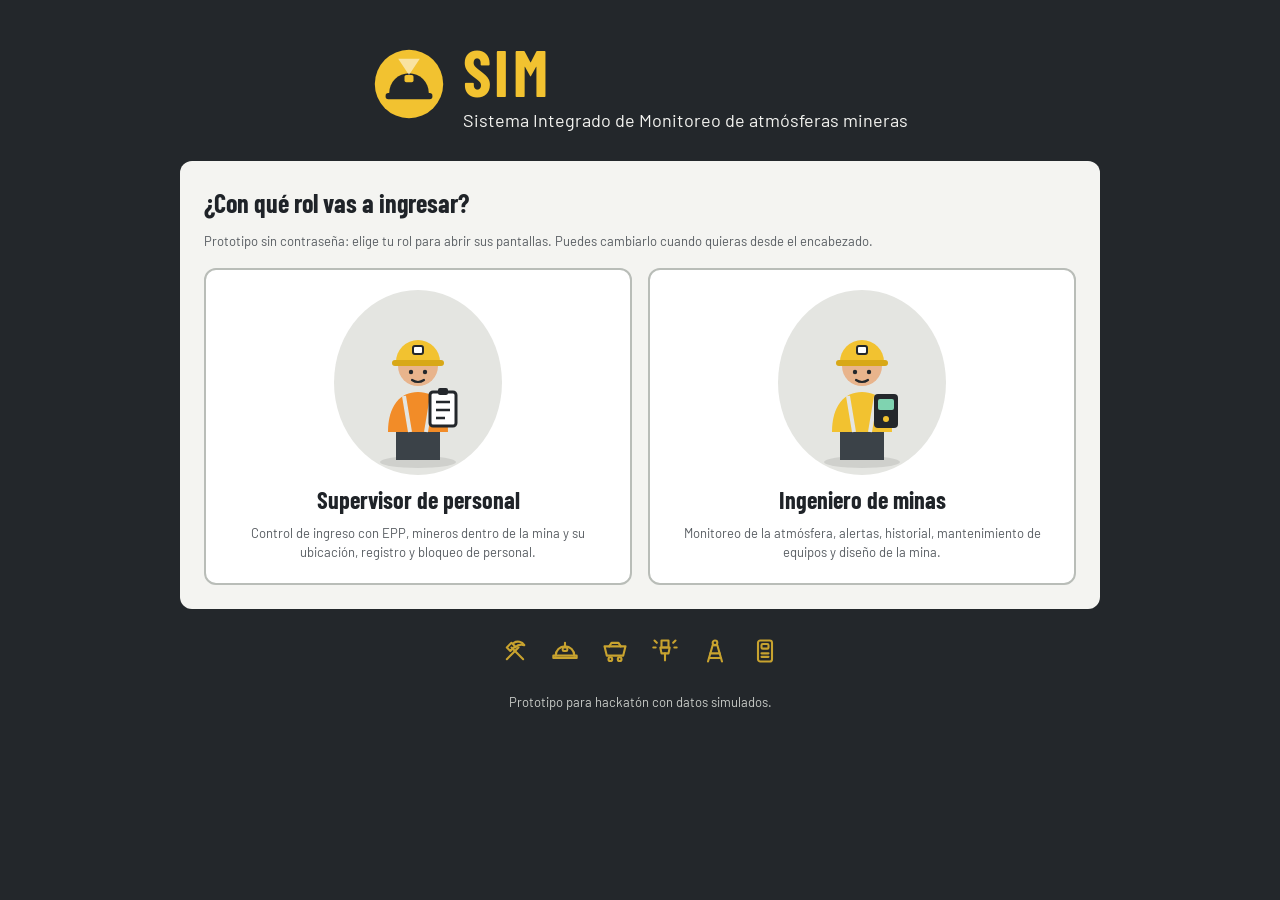
<file: index.html>
<!doctype html>
<html lang="es">
<head>
  <meta charset="utf-8">
  <meta name="viewport" content="width=device-width, initial-scale=1">
  <meta name="theme-color" content="#23272B">
  <title>SIM: Sistema Integrado de Monitoreo</title>
  <link rel="icon" href="data:image/svg+xml,%3Csvg xmlns='http://www.w3.org/2000/svg' viewBox='0 0 40 40'%3E%3Ccircle cx='20' cy='20' r='19' fill='%23F2C230'/%3E%3Cpath d='M9 25a11 11 0 0 1 22 0z' fill='%2323272B'/%3E%3Crect x='7' y='25' width='26' height='3.5' rx='1.5' fill='%2323272B'/%3E%3C/svg%3E">
  <link rel="preconnect" href="https://fonts.googleapis.com">
  <link rel="preconnect" href="https://fonts.gstatic.com" crossorigin>
  <link href="https://fonts.googleapis.com/css2?family=Barlow:wght@400;500;600;700&family=Barlow+Condensed:wght@500;600;700&display=swap" rel="stylesheet">
  <link rel="stylesheet" href="css/estilos.css">
</head>
<body class="pagina-roles">
<main class="roles">
  <div class="roles-marca">
    <span id="logo-grande"></span>
    <div>
      <h1>SIM</h1>
      <p>Sistema Integrado de Monitoreo de atmósferas mineras</p>
    </div>
  </div>

  <section aria-labelledby="roles-t" class="roles-panel">
    <h2 id="roles-t">¿Con qué rol vas a ingresar?</h2>
    <p class="nota">Prototipo sin contraseña: elige tu rol para abrir sus pantallas. Puedes cambiarlo cuando quieras desde el encabezado.</p>
    <div class="tarjetas-rol">
      <button type="button" class="tarjeta-rol" data-rol="supervisor">
        <span class="figura" id="fig-supervisor"></span>
        <strong>Supervisor de personal</strong>
        <span class="nota">Control de ingreso con EPP, mineros dentro de la mina y su ubicación, registro y bloqueo de personal.</span>
      </button>
      <button type="button" class="tarjeta-rol" data-rol="ingeniero">
        <span class="figura" id="fig-ingeniero"></span>
        <strong>Ingeniero de minas</strong>
        <span class="nota">Monitoreo de la atmósfera, alertas, historial, mantenimiento de equipos y diseño de la mina.</span>
      </button>
    </div>
  </section>

  <div class="simbolos" aria-hidden="true">
    <span data-icono="pico" data-tam="28"></span>
    <span data-icono="casco" data-tam="28"></span>
    <span data-icono="vagoneta" data-tam="28"></span>
    <span data-icono="lampara" data-tam="28"></span>
    <span data-icono="castillete" data-tam="28"></span>
    <span data-icono="detector" data-tam="28"></span>
  </div>
  <p class="nota" style="text-align:center">Prototipo para hackatón con datos simulados.</p>
</main>

<script src="js/datos.js"></script>
<script src="js/iconos.js"></script>
<script src="js/rol.js"></script>
<script>
  (function () {
    const C = window.CANARIO;
    document.getElementById('logo-grande').innerHTML = C.logo(72);
    document.getElementById('fig-supervisor').innerHTML = C.figuraRol('supervisor');
    document.getElementById('fig-ingeniero').innerHTML = C.figuraRol('ingeniero');
    const actual = C.rol();
    document.querySelectorAll('.tarjeta-rol').forEach((b) => {
      if (b.dataset.rol === actual) b.classList.add('actual');
      b.addEventListener('click', () => {
        C.fijarRol(b.dataset.rol);
        location.href = C.ROLES[b.dataset.rol].inicio;
      });
    });
  })();
</script>
</body>
</html>
</file>
<file: css/estilos.css>
/*
 * SIM (Sistema Integrado de Monitoreo) - Estilos
 * Filosofía de interfaz industrial (ISA-101): lo normal en gris,
 * el color solo aparece cuando hay un problema.
 */
:root {
  --fondo: #E4E5E1;
  --panel: #F4F4F1;
  --blanco: #FFFFFF;
  --tinta: #1F2328;
  --grafito: #23272B;
  --suave: #575C61;
  --linea: #B9BDB8;
  --linea-suave: #D3D6D1;
  --gris-normal: #8A8F94;

  --precaucion: #F2C230;
  --precaucion-fondo: #FBEFC4;
  --precaucion-texto: #5E4600;
  --peligro: #C4291C;
  --peligro-fondo: #F7D9D5;
  --peligro-texto: #8E1A10;
  --evacuacion: #C4291C;
  --evacuacion-oscuro: #7A1209;
  --evacuacion-fondo: #F2C2BC;
  --falla: #4B4FB8;
  --falla-fondo: #E2E3F5;
  --falla-texto: #383B91;

  --fuente: 'Barlow', system-ui, sans-serif;
  --fuente-cifra: 'Barlow Condensed', 'Barlow', system-ui, sans-serif;
  --radio: 6px;
}

* { box-sizing: border-box; }
html { -webkit-text-size-adjust: 100%; }
body {
  margin: 0;
  background: var(--fondo);
  color: var(--tinta);
  font-family: var(--fuente);
  font-size: 15px;
  line-height: 1.4;
}
a { color: var(--tinta); }
a:hover { color: #000; }
:focus-visible { outline: 3px solid #1F6FEB; outline-offset: 2px; }
.cifra { font-family: var(--fuente-cifra); font-variant-numeric: tabular-nums; }
.oculto { position: absolute; width: 1px; height: 1px; overflow: hidden; clip: rect(0 0 0 0); white-space: nowrap; }

/* ---------- Encabezado ---------- */
.barra {
  background: var(--grafito);
  color: var(--panel);
  padding: 12px 28px;
  display: flex;
  flex-wrap: wrap;
  align-items: center;
  gap: 16px 32px;
}
.marca { display: flex; align-items: center; gap: 12px; flex-grow: 1; color: inherit; text-decoration: none; }
.marca:hover { color: inherit; }
.marca-texto { display: flex; flex-direction: column; }
.marca-texto strong { font-family: var(--fuente-cifra); font-size: 22px; font-weight: 700; }
.marca-texto span { font-size: 13px; color: #C9CCC8; }
.nav { display: flex; gap: 4px; flex-wrap: wrap; }
.nav a {
  color: var(--panel);
  text-decoration: none;
  padding: 10px 16px;
  border-radius: 4px;
  font-weight: 500;
}
.nav a:hover { background: #343A40; color: var(--panel); }
.nav a[aria-current="page"] { background: var(--panel); color: var(--grafito); font-weight: 600; }
.badge { background: var(--peligro); color: #fff; border-radius: 10px; padding: 1px 8px; margin-left: 4px; font-size: 13px; }
.estado-sistema { display: flex; gap: 20px; align-items: center; flex-wrap: wrap; font-size: 13px; color: #C9CCC8; }
.estado-sistema > div { display: flex; flex-direction: column; }
.estado-sistema strong { color: var(--panel); font-weight: 600; }
.estado-sistema strong.cifra { font-size: 18px; }
.chip-sim { border: 1px solid #6B7176; border-radius: 4px; padding: 4px 8px; }
.btn-avisos {
  min-height: 40px; padding: 0 14px; border-radius: 4px; cursor: pointer;
  font-family: var(--fuente); font-size: 14px; font-weight: 600;
  background: var(--precaucion); color: var(--grafito); border: 0;
}
.btn-avisos[aria-pressed="true"] { background: transparent; color: var(--panel); border: 1px solid #6B7176; }

/* ---------- Banner de alerta ---------- */
.banner { color: #fff; padding: 12px 28px; display: flex; flex-wrap: wrap; align-items: center; gap: 12px 24px; }
.banner[hidden] { display: none; }
.banner .texto { display: flex; flex-direction: column; flex: 1 1 320px; }
.banner .titulo { font-weight: 700; font-size: 17px; }
.banner .cuenta { font-family: var(--fuente-cifra); font-size: 18px; font-weight: 700; }
.banner a.boton { background: #fff; color: var(--peligro-texto); text-decoration: none; font-weight: 700; padding: 12px 20px; border-radius: 4px; }
.fondo-peligro { background: var(--peligro); }
.fondo-evacuacion {
  background: repeating-linear-gradient(135deg, var(--evacuacion) 0 18px, var(--evacuacion-oscuro) 18px 36px);
  animation: latido 1s steps(2, jump-none) infinite;
}
@keyframes latido { 0% { filter: none; } 100% { filter: brightness(0.75); } }
.fondo-falla { background: var(--falla); }
.fondo-precaucion { background: var(--precaucion); color: var(--grafito); }

/* ---------- Estructura ---------- */
main { padding: 20px 28px 28px; display: flex; flex-direction: column; gap: 20px; }
.fila { display: flex; flex-wrap: wrap; gap: 20px; align-items: stretch; }
.panel {
  background: var(--panel);
  border: 1px solid var(--linea);
  border-radius: var(--radio);
  padding: 18px 20px;
  display: flex;
  flex-direction: column;
  gap: 12px;
  min-width: 0;
}
.panel h1, .panel h2 { margin: 0; font-family: var(--fuente-cifra); font-weight: 700; }
.panel h1 { font-size: 24px; }
.panel h2 { font-size: 22px; }
.panel h3 { margin: 0; font-size: 15px; font-weight: 700; }
.ancho { flex: 999 1 640px; }
.angosto { flex: 1 1 380px; }
.cabecera-panel { display: flex; flex-wrap: wrap; justify-content: space-between; align-items: baseline; gap: 8px 20px; }
.nota { margin: 0; color: var(--suave); font-size: 13px; }

/* ---------- Leyenda y píldoras de nivel ---------- */
.leyenda { list-style: none; margin: 0; padding: 0; display: flex; flex-wrap: wrap; gap: 6px 16px; font-size: 13px; color: var(--suave); }
.leyenda li { display: flex; align-items: center; gap: 6px; }
.leyenda .muestra { width: 12px; height: 12px; border-radius: 2px; }
.pildora { display: inline-block; font-weight: 700; padding: 2px 8px; border-radius: 3px; font-size: 14px; white-space: nowrap; }
.pildora.grande { padding: 6px 12px; font-size: 15px; }
.pildora.nivel-normal { background: transparent; color: var(--suave); font-weight: 500; padding-left: 0; }
.pildora.nivel-precaucion { background: var(--precaucion); color: var(--grafito); }
.pildora.nivel-peligro { background: var(--peligro); color: #fff; }
.pildora.nivel-evacuacion { background: repeating-linear-gradient(135deg, var(--evacuacion) 0 6px, var(--evacuacion-oscuro) 6px 12px); color: #fff; }
.pildora.nivel-falla { background: var(--falla); color: #fff; }
.fila-precaucion { background: var(--precaucion-fondo); }
.fila-peligro { background: var(--peligro-fondo); }
.fila-evacuacion { background: var(--evacuacion-fondo); }
.fila-falla { background: var(--falla-fondo); }

/* ---------- Mapa ---------- */
.mapa { width: 100%; height: auto; font-family: var(--fuente); }
.mapa .tramo { fill: none; stroke-width: 22; stroke-linecap: round; transition: stroke 0.4s; }
.mapa text { pointer-events: none; }
.mapa .fibra, .mapa .estaciones { pointer-events: none; }
.mapa .tramo.evacuando { animation: titila 0.8s steps(2, jump-none) infinite; }
@keyframes titila { 0% { opacity: 1; } 100% { opacity: 0.35; } }
.muestra-evacuacion { background: repeating-linear-gradient(135deg, #C4291C 0 3px, #7A1209 3px 6px); }

/* ---------- Barra para activar el sonido ---------- */
.barra-sonido { background: var(--precaucion); color: var(--grafito); padding: 10px 28px; display: flex; flex-wrap: wrap; align-items: center; gap: 10px 16px; font-weight: 600; }
.barra-sonido[hidden] { display: none; }
.barra-sonido span { flex: 1 1 280px; }

/* ---------- Detalle de zona ---------- */
.cabecera-zona { display: flex; justify-content: space-between; align-items: flex-start; gap: 12px; }
.cabecera-zona .rotulo { font-size: 13px; color: var(--suave); }
.metano { display: flex; justify-content: space-between; align-items: baseline; }
.metano strong { font-family: var(--fuente-cifra); font-size: 34px; font-weight: 700; line-height: 1; }
.chispa { width: 100%; height: auto; display: block; }
.escala { display: flex; justify-content: space-between; gap: 12px; font-size: 12px; color: var(--suave); }
.causas { margin: 0; padding: 10px 12px; border-radius: 4px; font-size: 14px; }
.causas[hidden] { display: none; }
.rejilla-plc { list-style: none; margin: 0; padding: 0; display: grid; grid-template-columns: repeat(2, minmax(0, 1fr)); gap: 8px; font-size: 14px; }
.rejilla-plc li { border: 1px solid var(--linea); border-radius: 4px; padding: 8px 10px; display: flex; flex-direction: column; }
.rejilla-plc li span { color: var(--suave); font-size: 12px; }
.rejilla-plc li strong { font-weight: 700; }
.rejilla-plc li.alerta { border: 2px solid var(--peligro); }
.cuadrilla { border-top: 1px solid var(--linea-suave); padding-top: 12px; display: flex; justify-content: space-between; gap: 12px; flex-wrap: wrap; font-size: 14px; }
.cuadrilla div { display: flex; flex-direction: column; }
.cuadrilla .der { text-align: right; align-items: flex-end; margin-left: auto; }

/* ---------- Tablas ---------- */
.desplazable { overflow-x: auto; }
table.tabla { width: 100%; border-collapse: collapse; font-size: 14px; }
.tabla caption { text-align: left; font-size: 13px; color: var(--suave); padding-bottom: 6px; }
.tabla thead th { text-align: left; color: var(--suave); font-size: 13px; font-weight: 500; padding: 6px 8px; }
.tabla td, .tabla tbody th { padding: 9px 8px; border-top: 1px solid var(--linea-suave); text-align: left; font-weight: 400; }
.tabla tbody tr:last-child td, .tabla tbody tr:last-child th { border-bottom: 1px solid var(--linea-suave); }
.tabla .num { text-align: right; font-variant-numeric: tabular-nums; }
.tabla .fuerte { font-weight: 700; }
.tabla-zonas { min-width: 860px; }
.tabla-eventos { min-width: 980px; }
.tabla-variables td, .tabla-variables th { padding: 7px 6px; }
.tabla-variables .valor { font-family: var(--fuente-cifra); font-size: 18px; font-weight: 600; text-align: right; }
.tabla-variables .ctx { text-align: right; color: var(--suave); font-size: 13px; }
.btn-zona {
  background: none; border: 0; padding: 4px 0; min-height: 32px; cursor: pointer; text-align: left;
  font: inherit; font-weight: 600; color: var(--tinta); text-decoration: underline; text-underline-offset: 3px;
}
.btn-zona[aria-pressed="true"] { text-decoration-thickness: 3px; }

/* ---------- Botones y formularios ---------- */
.boton {
  min-height: 48px; padding: 0 20px; border-radius: 4px; cursor: pointer;
  font-family: var(--fuente); font-size: 15px; font-weight: 700;
  display: inline-flex; align-items: center; justify-content: center; gap: 8px;
  text-decoration: none;
}
.boton-principal { background: var(--grafito); color: #fff; border: 0; }
.boton-principal:hover { background: #000; color: #fff; }
.boton-secundario { background: transparent; color: var(--tinta); border: 1px solid var(--grafito); font-weight: 600; }
.boton-secundario:hover { background: #fff; }
.boton-secundario[aria-pressed="true"] { background: var(--grafito); color: #fff; }
.filtros { flex-direction: row; flex-wrap: wrap; align-items: flex-end; gap: 12px 20px; }
.campo { display: flex; flex-direction: column; gap: 4px; font-size: 13px; color: var(--suave); flex: 1 1 180px; }
.campo select, .campo input, textarea {
  min-height: 44px; font-family: var(--fuente); font-size: 15px; color: var(--tinta);
  border: 1px solid var(--gris-normal); border-radius: 4px; padding: 0 10px; background: #fff;
}
textarea { padding: 10px 12px; resize: vertical; width: 100%; }
.error { color: var(--peligro-texto); font-size: 13px; font-weight: 600; margin: 0; }
.error:empty { display: none; }

/* ---------- Panel de simulación ---------- */
.simulacion summary { cursor: pointer; font-family: var(--fuente-cifra); font-size: 20px; font-weight: 700; list-style-position: inside; }
.simulacion[open] summary { margin-bottom: 4px; }
.botones-sim { display: flex; flex-wrap: wrap; gap: 8px; margin-top: 12px; }

/* ---------- Alerta ---------- */
.cabecera-alerta { color: #fff; border-radius: var(--radio); padding: 22px 24px; display: flex; flex-wrap: wrap; gap: 16px 32px; align-items: center; }
.cabecera-alerta.fondo-precaucion { color: var(--grafito); }
.cabecera-alerta h1 { margin: 0; font-family: var(--fuente-cifra); font-size: 40px; font-weight: 700; line-height: 1.1; }
.cabecera-alerta .texto { display: flex; flex-direction: column; flex: 1 1 320px; }
.cabecera-alerta .reloj-alerta { display: flex; flex-direction: column; align-items: flex-end; }
.cabecera-alerta .reloj-alerta strong { font-family: var(--fuente-cifra); font-size: 48px; font-weight: 700; line-height: 1; }
.linea-tiempo { list-style: none; margin: 0 0 0 6px; padding: 0; border-left: 2px solid var(--linea); }
.linea-tiempo li { padding: 0 0 14px 18px; position: relative; display: flex; flex-direction: column; }
.linea-tiempo li:last-child { padding-bottom: 0; }
.linea-tiempo .punto { position: absolute; left: -7px; top: 4px; width: 12px; height: 12px; border-radius: 6px; }
.linea-tiempo .t { font-size: 13px; color: var(--suave); }
.lista-alertas { list-style: none; margin: 0; padding: 0; display: flex; flex-direction: column; gap: 8px; }
.lista-alertas a { display: flex; flex-direction: column; gap: 4px; text-decoration: none; border: 1px solid var(--linea); border-radius: 4px; padding: 10px 12px; background: #fff; }
.lista-alertas a[aria-current="true"] { border: 2px solid var(--grafito); }
.confirmar { border: 2px solid var(--grafito); }
.opcion { display: flex; gap: 10px; align-items: center; border: 1px solid var(--linea); border-radius: 4px; padding: 12px 14px; cursor: pointer; background: transparent; }
.opcion:has(input:checked) { border: 2px solid var(--grafito); background: #fff; }
.opcion input { width: 18px; height: 18px; margin: 0; }
fieldset { border: 0; margin: 0; padding: 0; display: flex; flex-direction: column; gap: 8px; }
legend { font-weight: 700; padding: 0 0 8px; }
.cifra-grande { font-family: var(--fuente-cifra); font-size: 56px; font-weight: 700; line-height: 1; }
.datos { margin: 0; display: grid; grid-template-columns: repeat(2, minmax(0, 1fr)); gap: 10px 16px; font-size: 14px; }
.datos div { display: flex; flex-direction: column; }
.datos dt { color: var(--suave); font-size: 12px; }
.datos dd { margin: 0; font-weight: 600; }
.vacio { text-align: center; padding: 48px 20px; align-items: center; }

/* ---------- Mensajes en pantalla ---------- */
.mensajes { position: fixed; right: 16px; bottom: 16px; display: flex; flex-direction: column; gap: 8px; z-index: 10; max-width: min(380px, calc(100vw - 32px)); }
.mensaje { background: var(--grafito); color: #fff; border-radius: 6px; padding: 12px 14px; display: flex; flex-direction: column; gap: 2px; font-size: 14px; border-left: 0; box-shadow: 0 4px 16px rgba(0, 0, 0, 0.25); }
.mensaje a { color: #fff; font-weight: 600; margin-top: 4px; }
.mensaje.nivel-precaucion { background: var(--precaucion); color: var(--grafito); }
.mensaje.nivel-precaucion a { color: var(--grafito); }
.mensaje.nivel-peligro { background: var(--peligro); }
.mensaje.nivel-evacuacion { background: var(--evacuacion-oscuro); }
.mensaje.nivel-falla { background: var(--falla); }

/* ---------- Responsive ---------- */
@media (max-width: 720px) {
  .barra, .banner { padding-left: 16px; padding-right: 16px; }
  main { padding: 16px; }
  .cabecera-alerta h1 { font-size: 30px; }
  .cabecera-alerta .reloj-alerta { align-items: flex-start; }
}
@media (prefers-reduced-motion: reduce) {
  .mapa .tramo { transition: none; }
  .mapa .tramo.evacuando, .fondo-evacuacion { animation: none; }
}

/* ---------- Editor de la mina ---------- */
.lienzo { width: 100%; height: auto; display: block; background: #F4F4F1; border: 1px solid var(--linea); border-radius: 4px; touch-action: none; user-select: none; }
.lienzo.modo-tramo, .lienzo.modo-cuadrilla { cursor: crosshair; }
.lienzo.modo-seleccionar .tramo, .lienzo.modo-seleccionar .marca-cuadrilla { cursor: grab; }
.lienzo .tramo.seleccionado { stroke: #1F6FEB !important; }
.lienzo .marca-cuadrilla.seleccionada circle { stroke: #1F6FEB; stroke-width: 3; }
.lienzo .asa { fill: #FFFFFF; stroke: #1F6FEB; stroke-width: 3; cursor: move; }
.herramientas { display: flex; flex-wrap: wrap; gap: 8px; align-items: center; }
.propiedades { display: flex; flex-direction: column; gap: 12px; }
.coordenadas { display: grid; grid-template-columns: repeat(2, minmax(0, 1fr)); gap: 8px 12px; }
.coordenadas .campo { flex: none; }
.lista-elementos { list-style: none; margin: 0; padding: 0; display: flex; flex-direction: column; gap: 4px; }
.lista-elementos button { width: 100%; text-align: left; background: #fff; border: 1px solid var(--linea); border-radius: 4px; padding: 8px 10px; min-height: 40px; font: inherit; cursor: pointer; display: flex; justify-content: space-between; gap: 8px; }
.lista-elementos button[aria-pressed="true"] { border: 2px solid #1F6FEB; }
.lista-elementos .nota { white-space: nowrap; }
.boton-peligro { background: transparent; color: var(--peligro-texto); border: 1px solid var(--peligro); font-weight: 600; }
.boton-peligro:hover { background: var(--peligro-fondo); }
.estado-guardado { font-size: 14px; font-weight: 600; }
.estado-guardado.pendiente { color: var(--precaucion-texto); }

/* =========================================================
   SIM: roles, personal, mantenimiento, íconos y celular
   ========================================================= */
.icono { display: inline-block; vertical-align: -0.2em; flex: none; }
h1 .icono, h2 .icono, h3 .icono, summary .icono { color: var(--suave); margin-right: 2px; }
[data-icono] { display: inline-flex; }

/* Encabezado */
.marca svg { flex: none; }
.marca-texto strong { letter-spacing: 0.04em; }
.nav a { display: inline-flex; align-items: center; gap: 6px; position: relative; }
.chip-rol { display: inline-flex; align-items: center; gap: 6px; color: var(--panel); text-decoration: none; border: 1px solid #6B7176; border-radius: 20px; padding: 6px 12px; font-weight: 600; }
.chip-rol:hover { color: #fff; border-color: var(--precaucion); }
.pie { display: flex; align-items: center; justify-content: center; gap: 8px; padding: 18px 16px 24px; color: var(--suave); font-size: 13px; text-align: center; }

/* Pantalla de roles */
.pagina-roles { background: var(--grafito); min-height: 100vh; }
.pagina-roles .nota { color: #C9CCC8; }
.roles { max-width: 960px; margin: 0 auto; padding: 40px 20px; display: flex; flex-direction: column; gap: 28px; color: var(--panel); }
.roles-marca { display: flex; align-items: center; gap: 18px; justify-content: center; }
.roles-marca h1 { margin: 0; font-family: var(--fuente-cifra); font-size: 64px; line-height: 1; letter-spacing: 0.06em; color: var(--precaucion); }
.roles-marca p { margin: 4px 0 0; font-size: 18px; }
.roles-panel { background: var(--panel); color: var(--tinta); border-radius: 12px; padding: 24px; display: flex; flex-direction: column; gap: 10px; }
.roles-panel .nota { color: var(--suave); }
.roles-panel h2 { margin: 0; font-family: var(--fuente-cifra); font-size: 26px; }
.tarjetas-rol { display: grid; grid-template-columns: repeat(auto-fit, minmax(260px, 1fr)); gap: 16px; margin-top: 8px; }
.tarjeta-rol {
  display: flex; flex-direction: column; align-items: center; gap: 8px; text-align: center; cursor: pointer;
  background: #fff; border: 2px solid var(--linea); border-radius: 12px; padding: 20px 18px 22px; font: inherit; color: var(--tinta);
  transition: border-color 0.2s, transform 0.2s;
}
.tarjeta-rol:hover { border-color: var(--grafito); transform: translateY(-2px); }
.tarjeta-rol.actual { border-color: var(--precaucion); }
.tarjeta-rol strong { font-family: var(--fuente-cifra); font-size: 24px; }
.tarjeta-rol .figura { display: block; background: var(--fondo); border-radius: 50%; padding: 10px 24px 0; overflow: hidden; }
.simbolos { display: flex; justify-content: center; gap: 22px; color: var(--precaucion); opacity: 0.8; flex-wrap: wrap; }

/* Cabeceras de página y resumen */
.cabecera-pagina { display: flex; gap: 14px; align-items: center; }
.cabecera-pagina h1 { margin: 0; font-family: var(--fuente-cifra); font-size: 32px; }
.cabecera-pagina .nota { margin: 0; font-size: 15px; }
.icono-titulo { background: var(--precaucion); color: var(--grafito); border-radius: 12px; width: 52px; height: 52px; display: inline-flex; align-items: center; justify-content: center; flex: none; }
.resumen { display: grid; grid-template-columns: repeat(auto-fit, minmax(180px, 1fr)); gap: 12px; }
.resumen-item { background: var(--panel); border: 1px solid var(--linea); border-radius: var(--radio); padding: 12px 16px; display: flex; align-items: baseline; gap: 10px; }
.resumen-item strong { font-size: 32px; line-height: 1; }
.resumen-item span { color: var(--suave); font-size: 14px; }

/* Pestañas del supervisor */
.pestanas { display: flex; gap: 6px; flex-wrap: wrap; border-bottom: 2px solid var(--linea); }
.pestanas button {
  display: inline-flex; align-items: center; gap: 8px; background: transparent; border: 0; border-bottom: 3px solid transparent;
  margin-bottom: -2px; padding: 12px 16px; min-height: 48px; font: inherit; font-weight: 600; color: var(--suave); cursor: pointer;
}
.pestanas button[aria-selected="true"] { color: var(--tinta); border-bottom-color: var(--precaucion); }
.seccion[hidden] { display: none; }

/* Listas de mineros y personas */
.lista-mineros { list-style: none; margin: 0; padding: 0; display: flex; flex-direction: column; gap: 8px; max-height: 620px; overflow-y: auto; }
.lista-mineros li { display: flex; gap: 10px; align-items: flex-start; background: #fff; border: 1px solid var(--linea); border-radius: 8px; padding: 10px 12px; }
.avatar-minero { background: var(--precaucion); color: var(--grafito); border-radius: 50%; width: 38px; height: 38px; display: inline-flex; align-items: center; justify-content: center; flex: none; }
.datos-minero { display: flex; flex-direction: column; gap: 1px; flex: 1 1 auto; min-width: 0; font-size: 14px; }
.acciones-minero { display: flex; flex-direction: column; align-items: flex-end; gap: 6px; }
.lista-personas { list-style: none; margin: 0; padding: 0; display: flex; flex-direction: column; gap: 6px; font-size: 14px; }
.lista-personas li { display: flex; gap: 8px; align-items: center; }
.mini-minero { background: var(--precaucion); border-radius: 50%; width: 26px; height: 26px; display: inline-flex; align-items: center; justify-content: center; flex: none; }
.lista-simple { margin: 0; padding-left: 18px; display: flex; flex-direction: column; gap: 8px; font-size: 14px; }
.lista-simple .mov { list-style: none; margin-left: -18px; display: flex; gap: 8px; align-items: flex-start; }
.mov-rechazo .icono, .mov-bloqueo .icono, .mov-evacuacion .icono { color: var(--peligro); }
.mov-ingreso .icono, .mov-permiso .icono { color: #0F6E56; }
.pildora.nivel-dentro { background: #DFF1E9; color: #0B5A44; }
.texto-peligro { color: var(--peligro-texto); font-weight: 600; }

/* Control de ingreso */
.requisitos { list-style: none; margin: 8px 0 0; padding: 0; display: flex; flex-direction: column; gap: 6px; font-size: 14px; }
.requisitos li { display: flex; gap: 8px; align-items: center; padding: 8px 10px; border-radius: 6px; }
.requisitos .cumple { background: #E3F3EC; color: #0B5A44; }
.requisitos .no-cumple { background: var(--peligro-fondo); color: var(--peligro-texto); font-weight: 600; }
.lista-epp { display: grid; grid-template-columns: repeat(auto-fit, minmax(240px, 1fr)); gap: 6px; margin-bottom: 8px; }
.opcion-epp { display: flex; gap: 10px; align-items: center; border: 1px solid var(--linea); border-radius: 6px; padding: 10px 12px; cursor: pointer; background: #fff; min-height: 24px; font-size: 14px; }
.opcion-epp:has(input:checked) { border-color: #0F6E56; background: #E3F3EC; }
.opcion-epp input { width: 20px; height: 20px; margin: 0; flex: none; }
.mensaje-form { margin: 0; font-weight: 600; }
.mensaje-form:empty { display: none; }
.mensaje-form.ok { color: #0B5A44; }
.acciones { display: flex; flex-wrap: wrap; gap: 10px; }
.boton[disabled] { opacity: 0.55; cursor: not-allowed; }
.boton-chico { min-height: 38px; padding: 0 12px; font-size: 13px; }
fieldset > .boton-chico { align-self: flex-start; }
.campo-linea { flex: 0 1 260px; }

/* Mantenimiento */
.tabla-mant td { vertical-align: top; }

/* Mapa: marco desplazable, estación que titila y mineros */
.mapa-marco { width: 100%; overflow-x: auto; -webkit-overflow-scrolling: touch; }
.mapa .estaciones rect.foco {
  transform-box: fill-box; transform-origin: center; stroke-width: 2.5;
  animation: estacionFoco 0.7s steps(2, jump-none) infinite;
}
.mapa .estaciones rect.foco-precaucion { --foco: #F2C230; }
.mapa .estaciones rect.foco-peligro, .mapa .estaciones rect.foco-evacuacion { --foco: #C4291C; }
.mapa .estaciones rect.foco-falla { --foco: #4B4FB8; }
@keyframes estacionFoco {
  0% { fill: var(--foco); transform: scale(1.8); }
  100% { fill: #FFFFFF; transform: scale(1.2); }
}
.mapa .minero.en-peligro .cuerpo, .mapa .minero.evacuando .cuerpo { stroke: #C4291C; }
.mapa .minero.evacuando { animation: titila 0.8s steps(2, jump-none) infinite; }
@media (prefers-reduced-motion: reduce) {
  .mapa .estaciones rect.foco { animation: none; fill: var(--foco); transform: scale(1.8); }
  .mapa .minero.evacuando { animation: none; }
}

/* ---------- Celular ---------- */
@media (max-width: 760px) {
  body { padding-bottom: 76px; font-size: 15px; }
  .barra { padding: 10px 14px; gap: 8px 12px; position: sticky; top: 0; z-index: 15; }
  .marca { gap: 8px; }
  .marca-texto strong { font-size: 20px; }
  .marca-texto span { font-size: 11px; }
  .estado-sistema { gap: 10px; }
  .estado-sistema .dato-est { display: none; }
  .estado-sistema strong.cifra { font-size: 16px; }
  .btn-avisos { min-height: 36px; padding: 0 10px; font-size: 13px; }
  .chip-rol span { display: none; }
  .chip-rol { padding: 6px 8px; }

  /* Navegación como barra inferior con íconos */
  .nav {
    position: fixed; left: 0; right: 0; bottom: 0; z-index: 20;
    background: var(--grafito); border-top: 1px solid #3A4046;
    display: flex; flex-wrap: nowrap; gap: 0; padding: 4px 4px calc(4px + env(safe-area-inset-bottom));
  }
  .nav a { flex: 1 1 0; min-width: 0; flex-direction: column; gap: 2px; padding: 6px 2px; font-size: 11px; border-radius: 8px; text-align: center; }
  .nav a .icono { width: 22px; height: 22px; }
  .nav a .nav-texto { white-space: nowrap; overflow: hidden; text-overflow: ellipsis; max-width: 100%; }
  .nav a[aria-current="page"] { background: var(--precaucion); color: var(--grafito); }
  .nav .badge { position: absolute; top: 2px; right: 18%; margin: 0; padding: 0 6px; font-size: 11px; }

  main { padding: 14px 12px 20px; gap: 14px; }
  .fila { gap: 14px; }
  .panel { padding: 14px; gap: 10px; }
  .panel h1 { font-size: 22px; }
  .panel h2 { font-size: 20px; }
  .ancho, .angosto { flex-basis: 100%; }
  .cabecera-pagina h1 { font-size: 26px; }
  .icono-titulo { width: 44px; height: 44px; }
  .resumen { grid-template-columns: repeat(2, minmax(0, 1fr)); gap: 8px; }
  .resumen-item { flex-direction: column; gap: 2px; padding: 10px 12px; }
  .resumen-item strong { font-size: 26px; }
  .resumen-item span { font-size: 12px; }

  .banner { padding: 12px 14px; }
  .banner .titulo { font-size: 16px; }
  .banner a.boton { width: 100%; text-align: center; justify-content: center; }
  .barra-sonido { padding: 10px 14px; }
  .barra-sonido .boton { width: 100%; }

  /* El mapa conserva su tamaño y se desliza de lado */
  .mapa-marco { margin: 0 -14px; padding: 0 14px; }
  .mapa-marco .mapa { min-width: 760px; }
  .mapa-marco::after { content: 'Desliza para ver toda la mina'; display: block; font-size: 12px; color: var(--suave); margin-top: 4px; }

  /* Tablas convertidas en tarjetas */
  .tabla-tarjetas, .tabla-tarjetas tbody, .tabla-tarjetas tr { display: block; width: 100%; min-width: 0 !important; }
  .tabla-tarjetas thead { display: none; }
  .tabla-tarjetas tr { border: 1px solid var(--linea); border-radius: 8px; margin-bottom: 8px; background: #fff; padding: 6px 0; }
  .tabla-tarjetas tr[class*="fila-"] { border-width: 2px; }
  .tabla-tarjetas td, .tabla-tarjetas tbody th { display: flex; justify-content: space-between; align-items: center; gap: 12px; border: 0 !important; padding: 6px 12px; text-align: right; }
  .tabla-tarjetas tbody th { justify-content: flex-start; text-align: left; font-size: 16px; }
  .tabla-tarjetas td::before { content: attr(data-etiqueta); color: var(--suave); font-size: 13px; text-align: left; flex: none; }
  .tabla-tarjetas td[data-etiqueta=""]::before { content: none; }
  .tabla-tarjetas td[data-etiqueta=""] { justify-content: flex-end; }
  .tabla-tarjetas .num { text-align: right; }
  .desplazable { overflow-x: visible; }
  .tabla-eventos { min-width: 720px; }
  .desplazable:has(.tabla-eventos) { overflow-x: auto; }

  .tabla-zonas.tabla-tarjetas tr { display: grid; grid-template-columns: repeat(2, minmax(0, 1fr)); }
  .tabla-zonas.tabla-tarjetas tbody th { grid-column: 1 / -1; }
  .tabla-zonas.tabla-tarjetas td { padding: 4px 12px; }
  .botones-sim { display: grid; grid-template-columns: repeat(2, minmax(0, 1fr)); gap: 8px; }
  .botones-sim .boton { padding: 0 10px; font-size: 14px; min-height: 52px; }
  .acciones .boton, form > .boton { width: 100%; }
  .pestanas { flex-wrap: nowrap; overflow-x: auto; }
  .pestanas button { white-space: nowrap; padding: 10px 12px; }
  .lista-mineros { max-height: none; }
  .lista-mineros li { flex-wrap: wrap; }
  .acciones-minero { flex-direction: row; align-items: center; width: 100%; justify-content: space-between; }
  .cabecera-alerta { padding: 16px; }
  .cabecera-alerta h1 { font-size: 26px; }
  .cabecera-alerta .reloj-alerta strong { font-size: 36px; }
  .mensajes { bottom: 84px; right: 10px; left: 10px; max-width: none; }
  .roles { padding: 24px 14px; }
  .roles-marca h1 { font-size: 48px; }
  .roles-marca p { font-size: 15px; }
  .pie { padding-bottom: 12px; }
}
</file>
